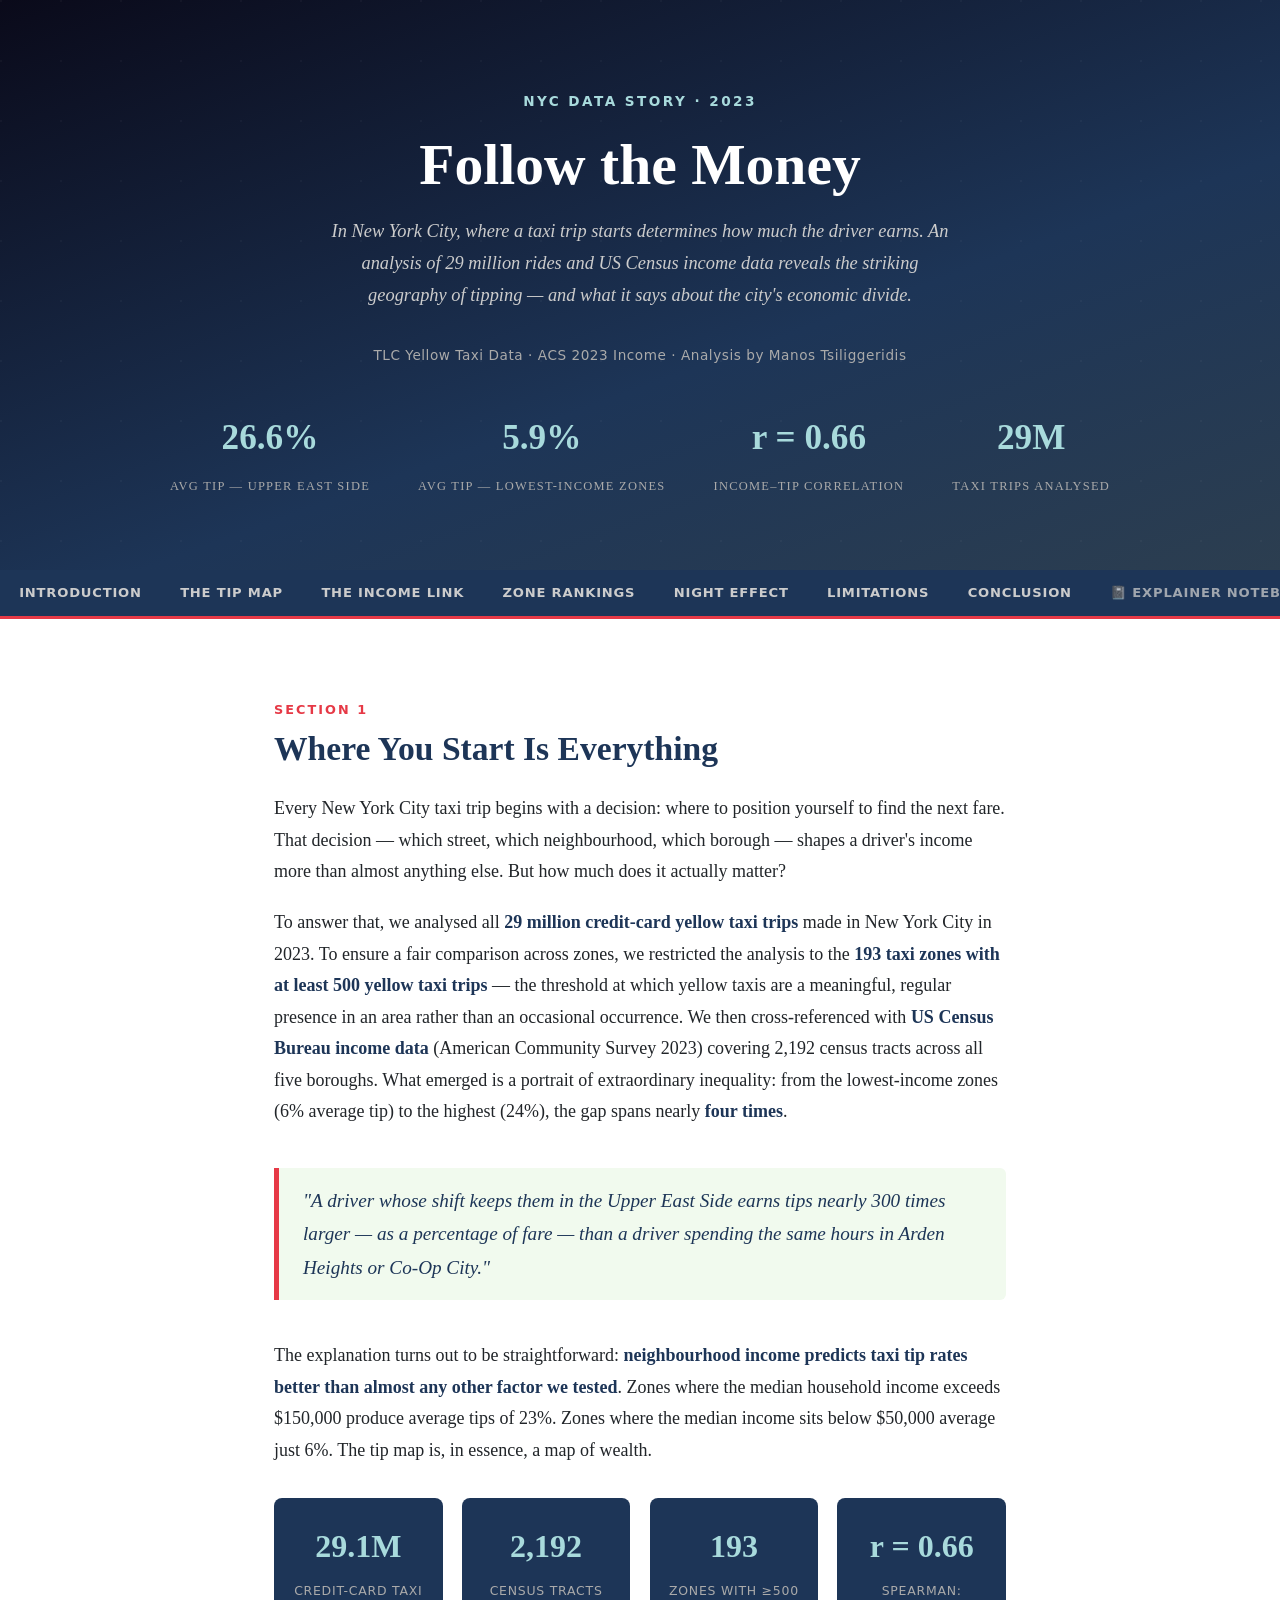
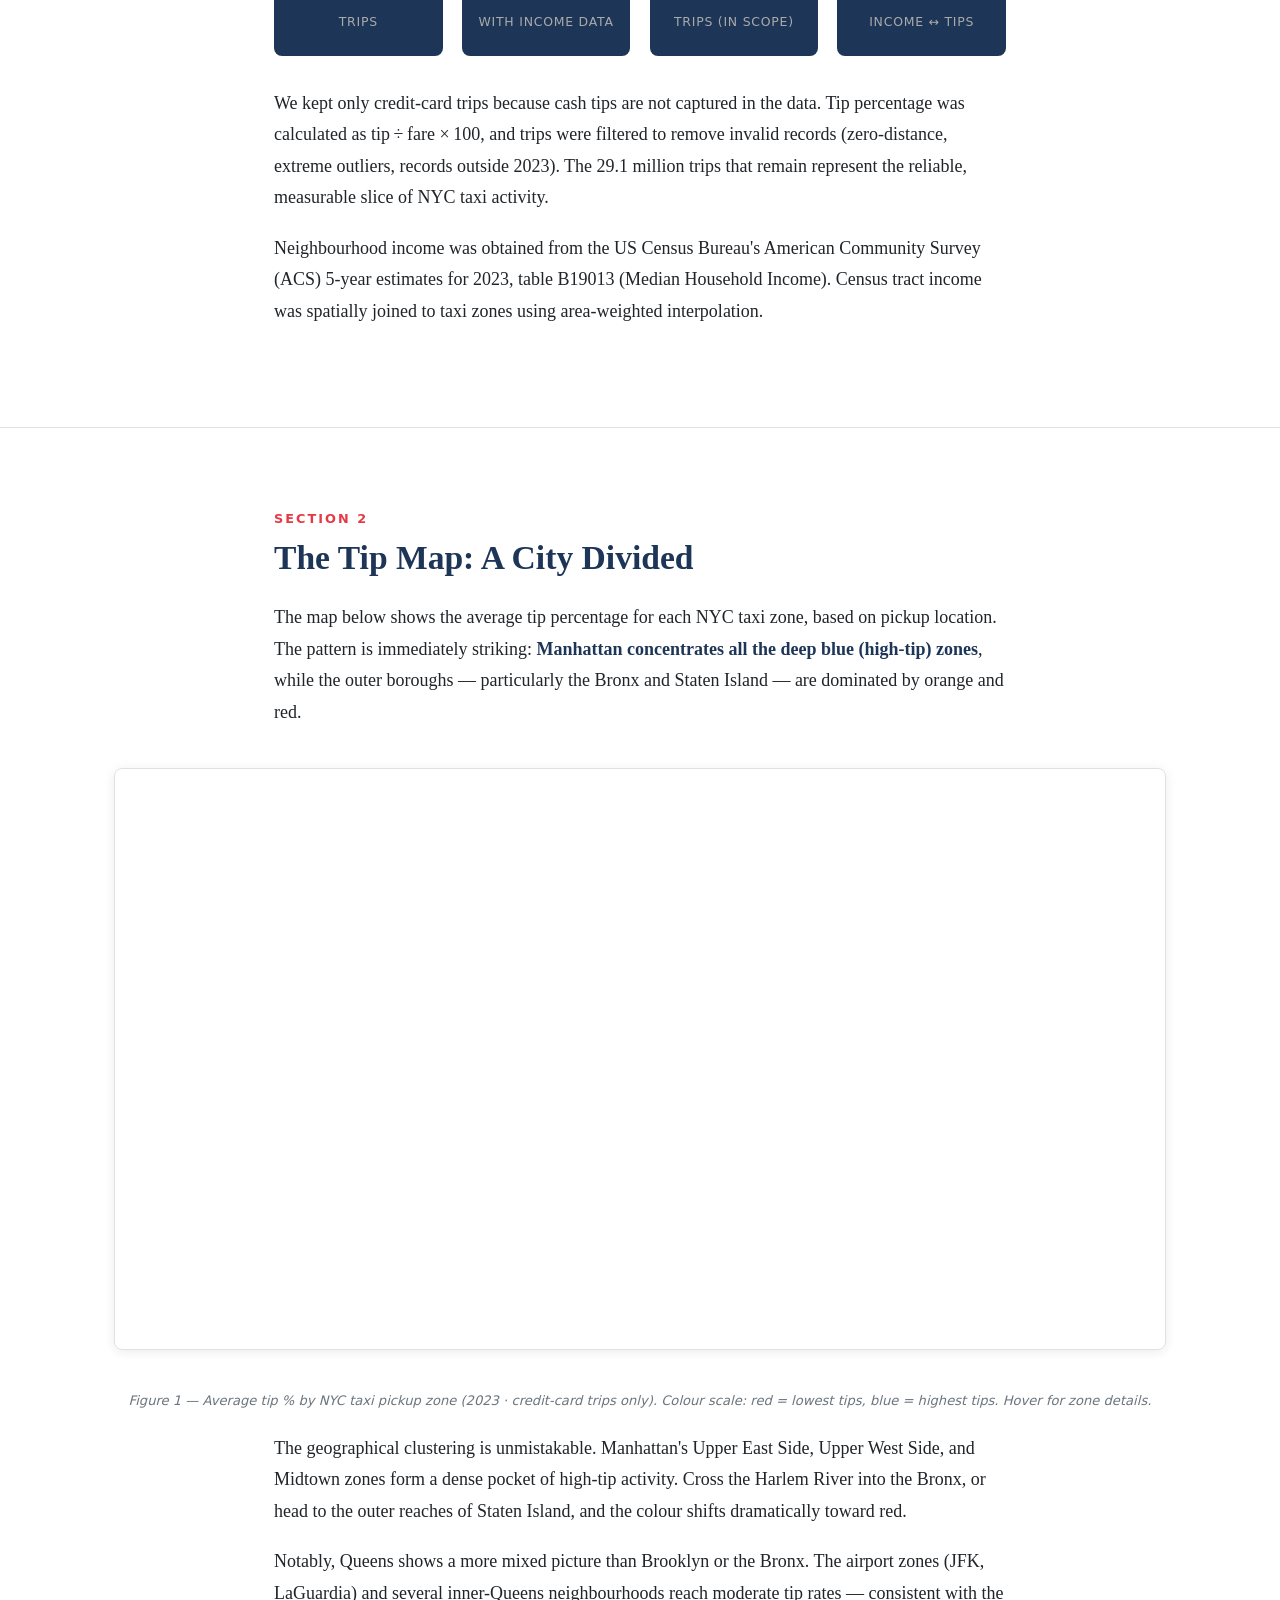
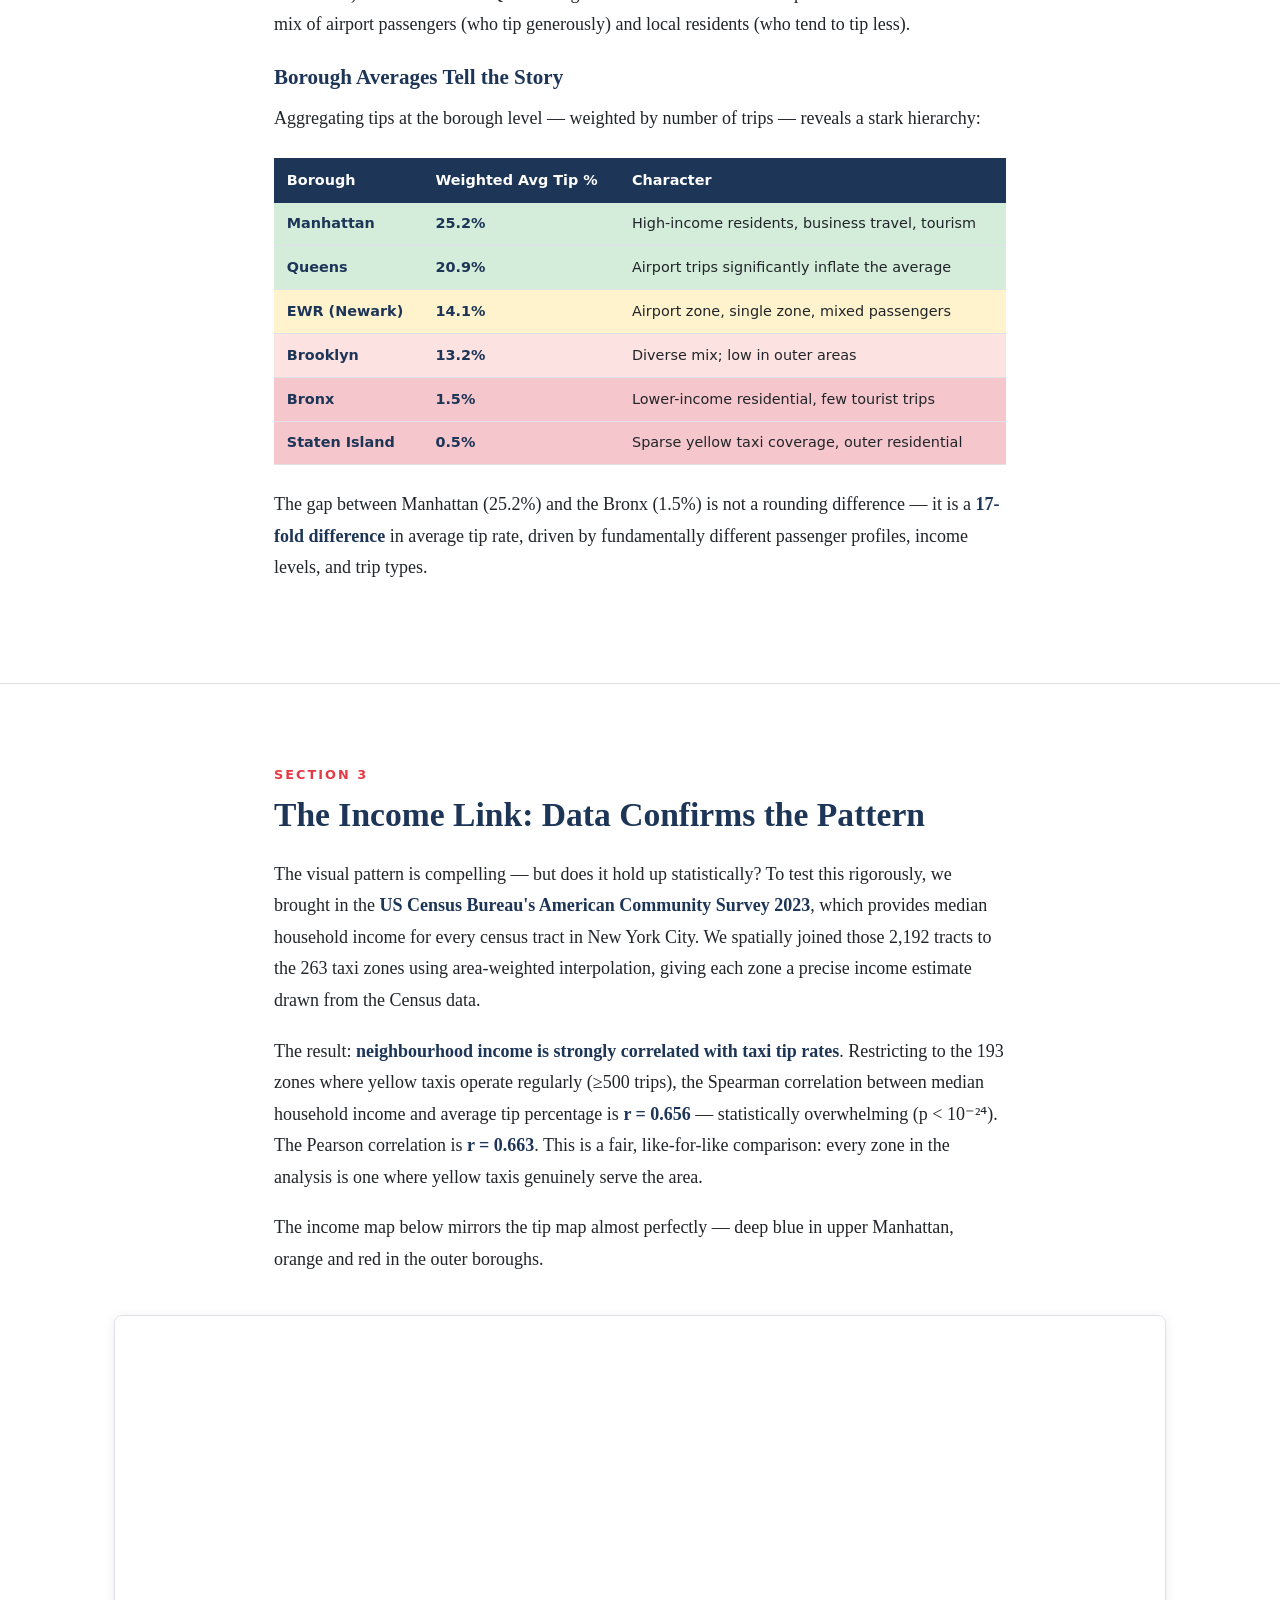
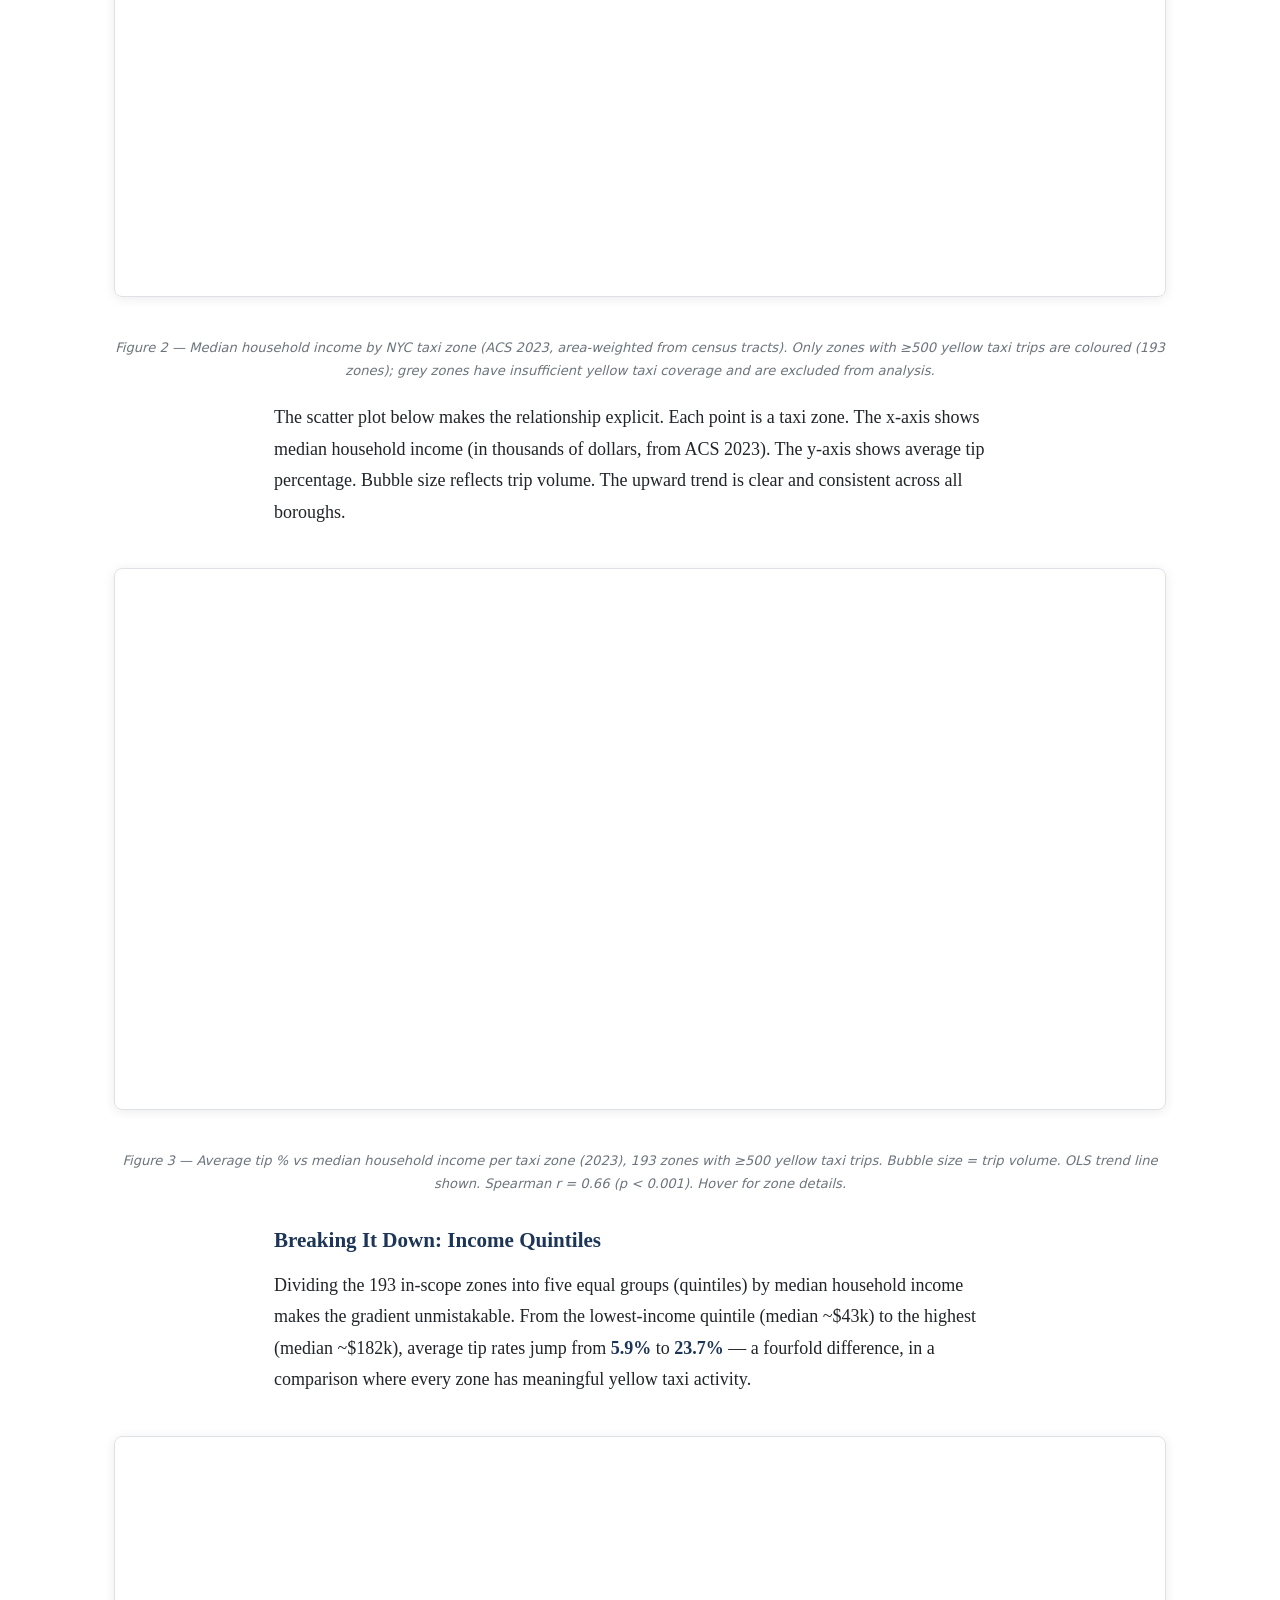
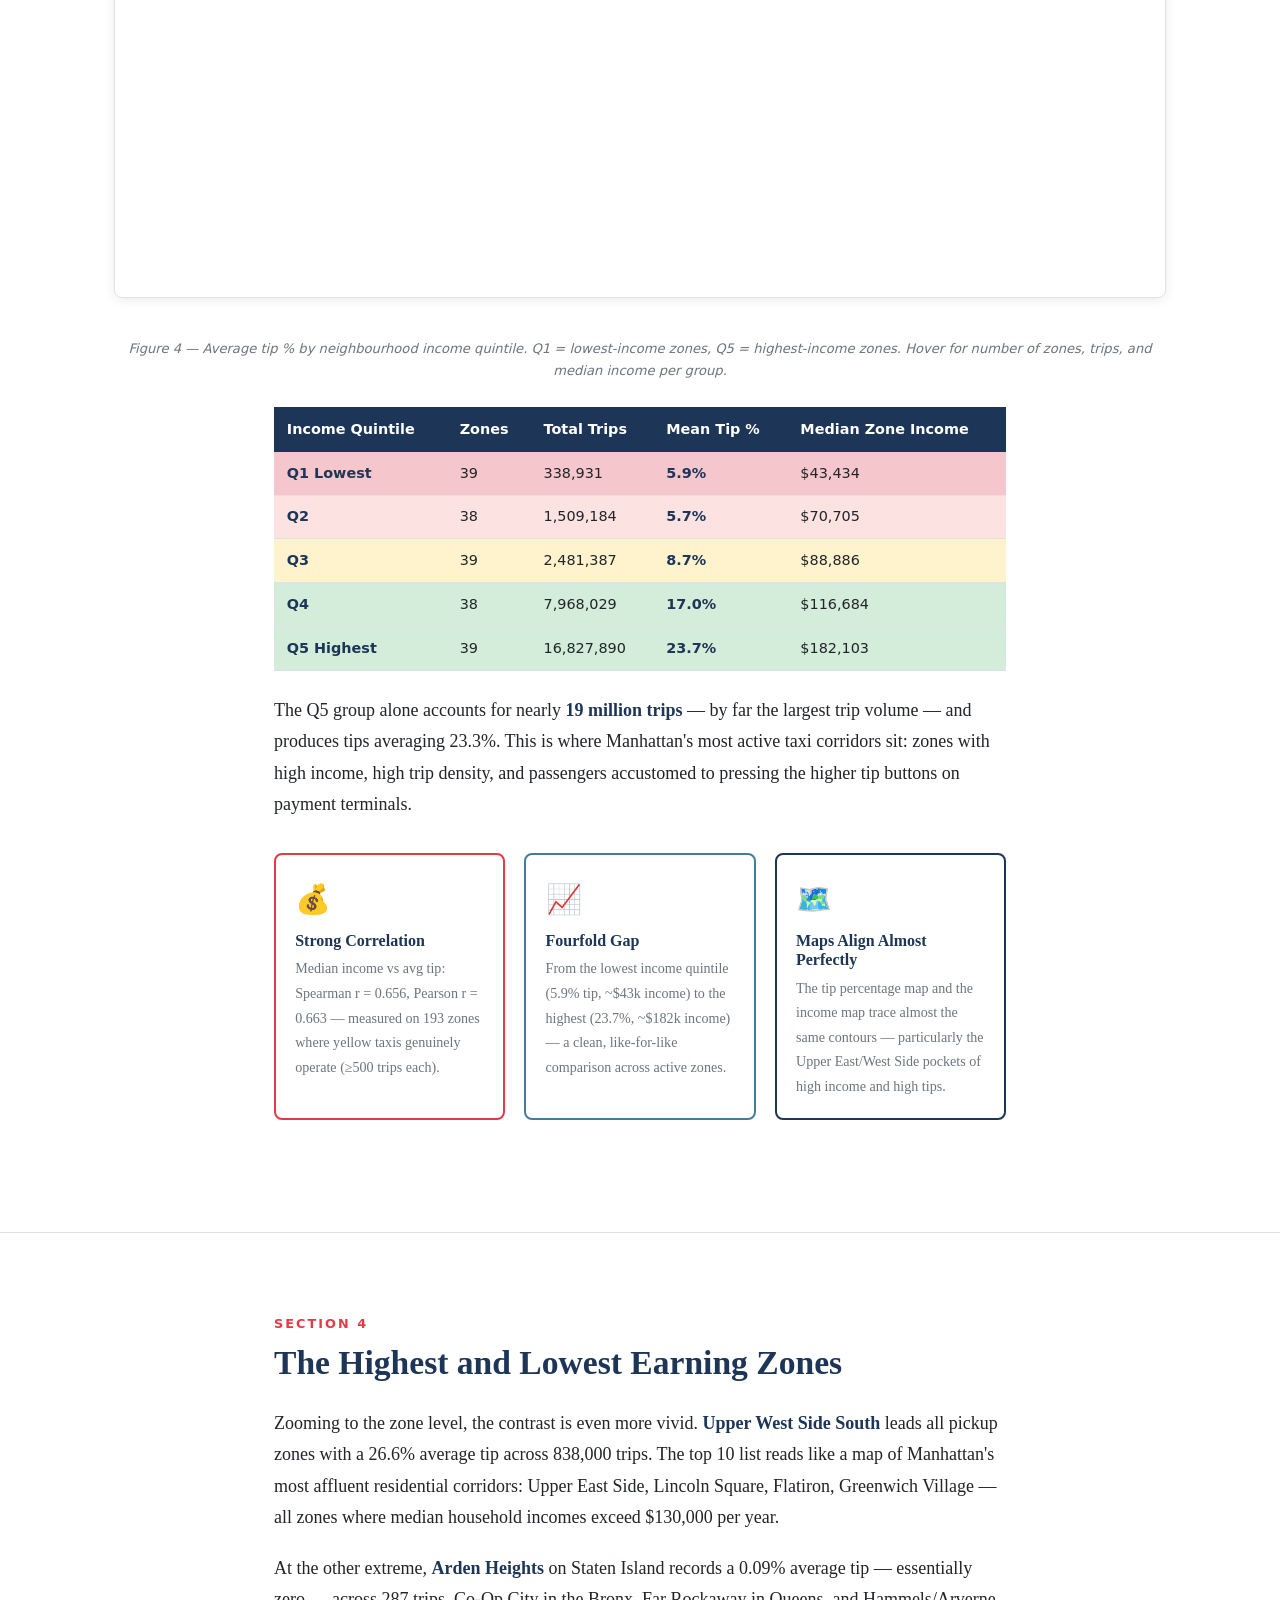
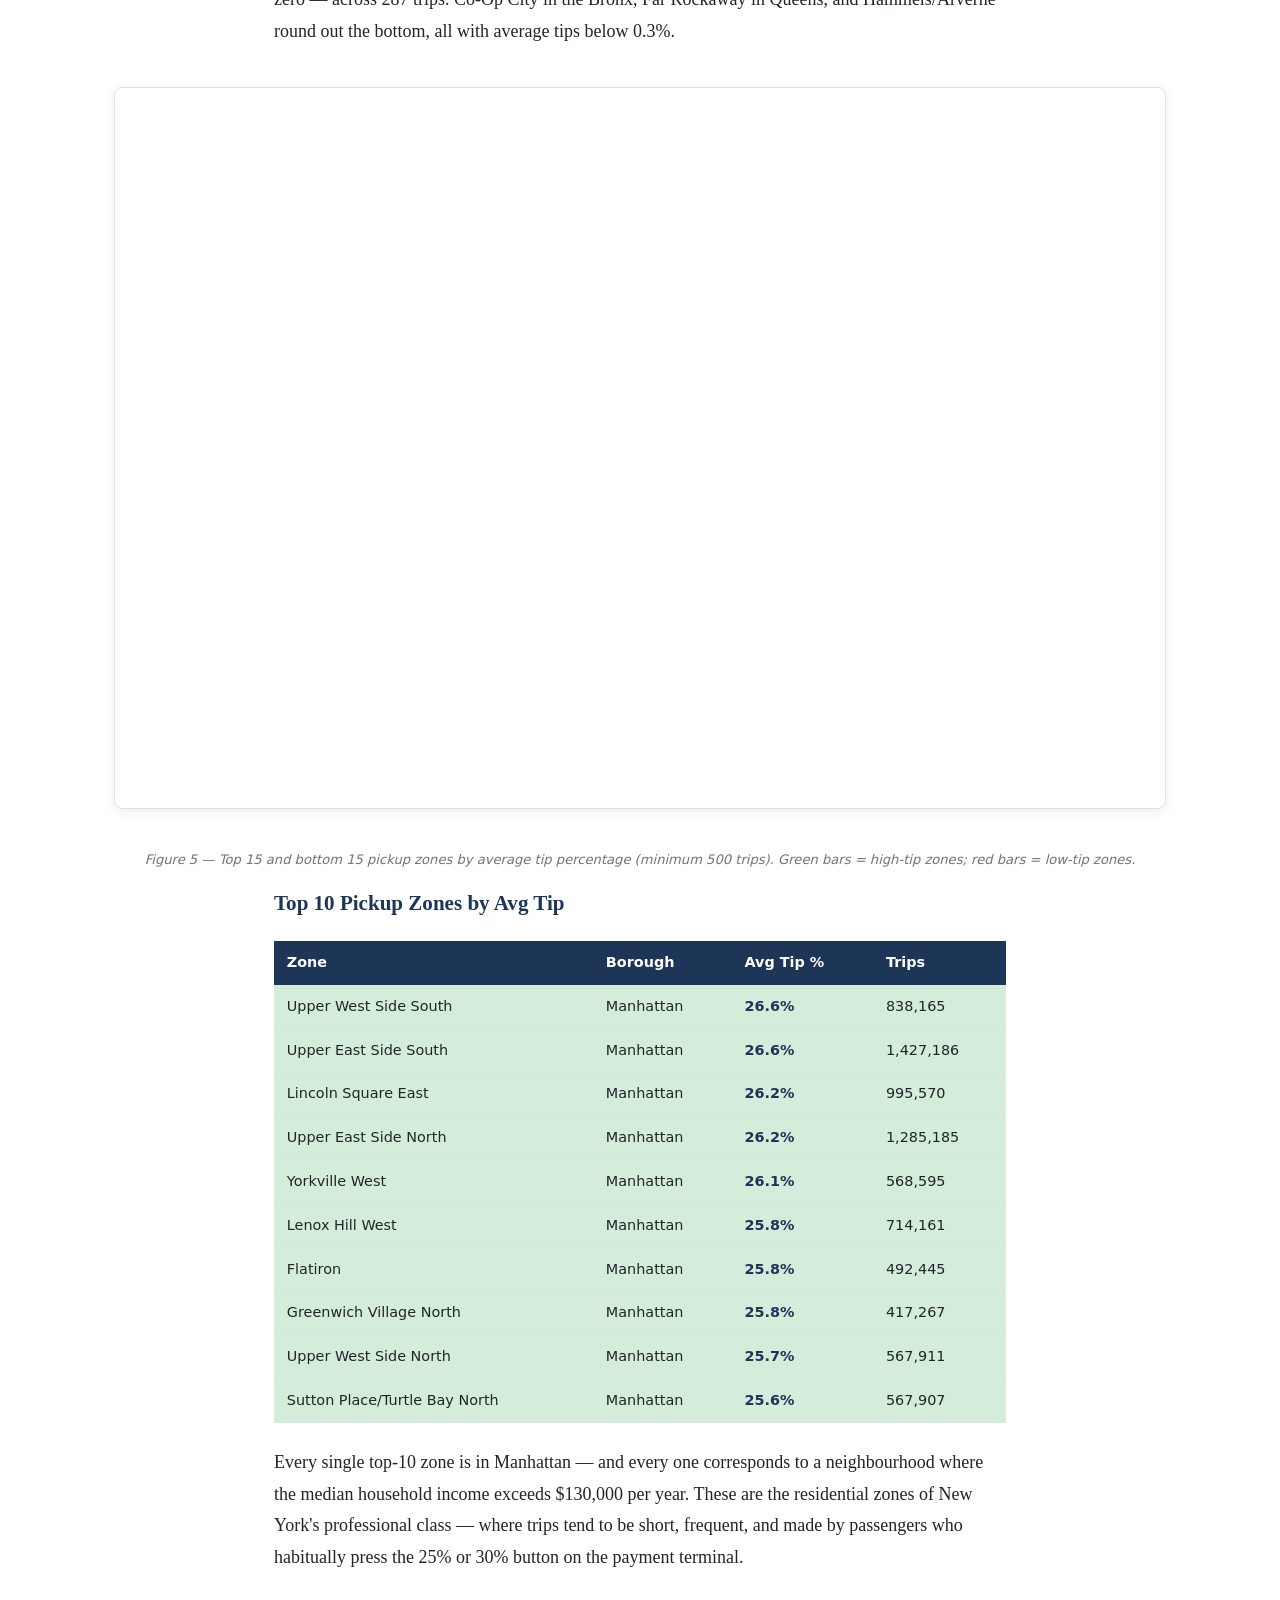
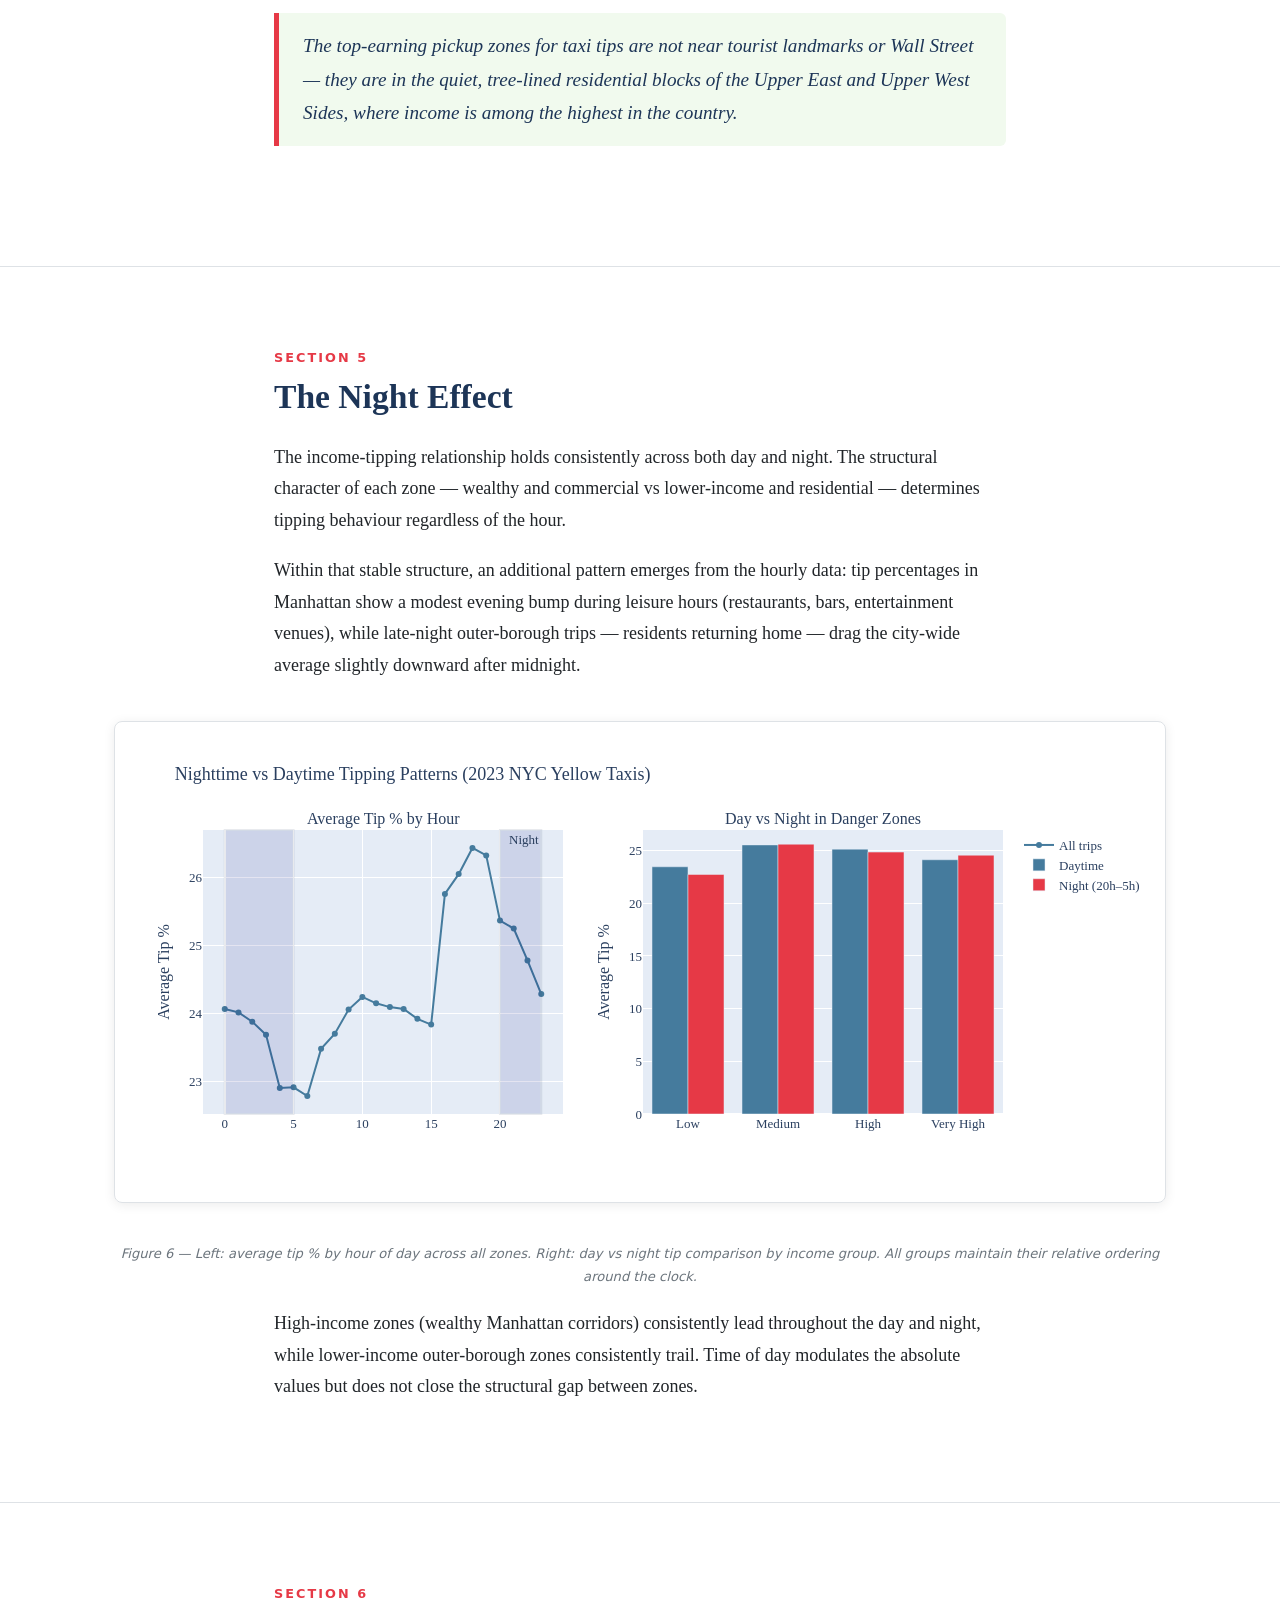
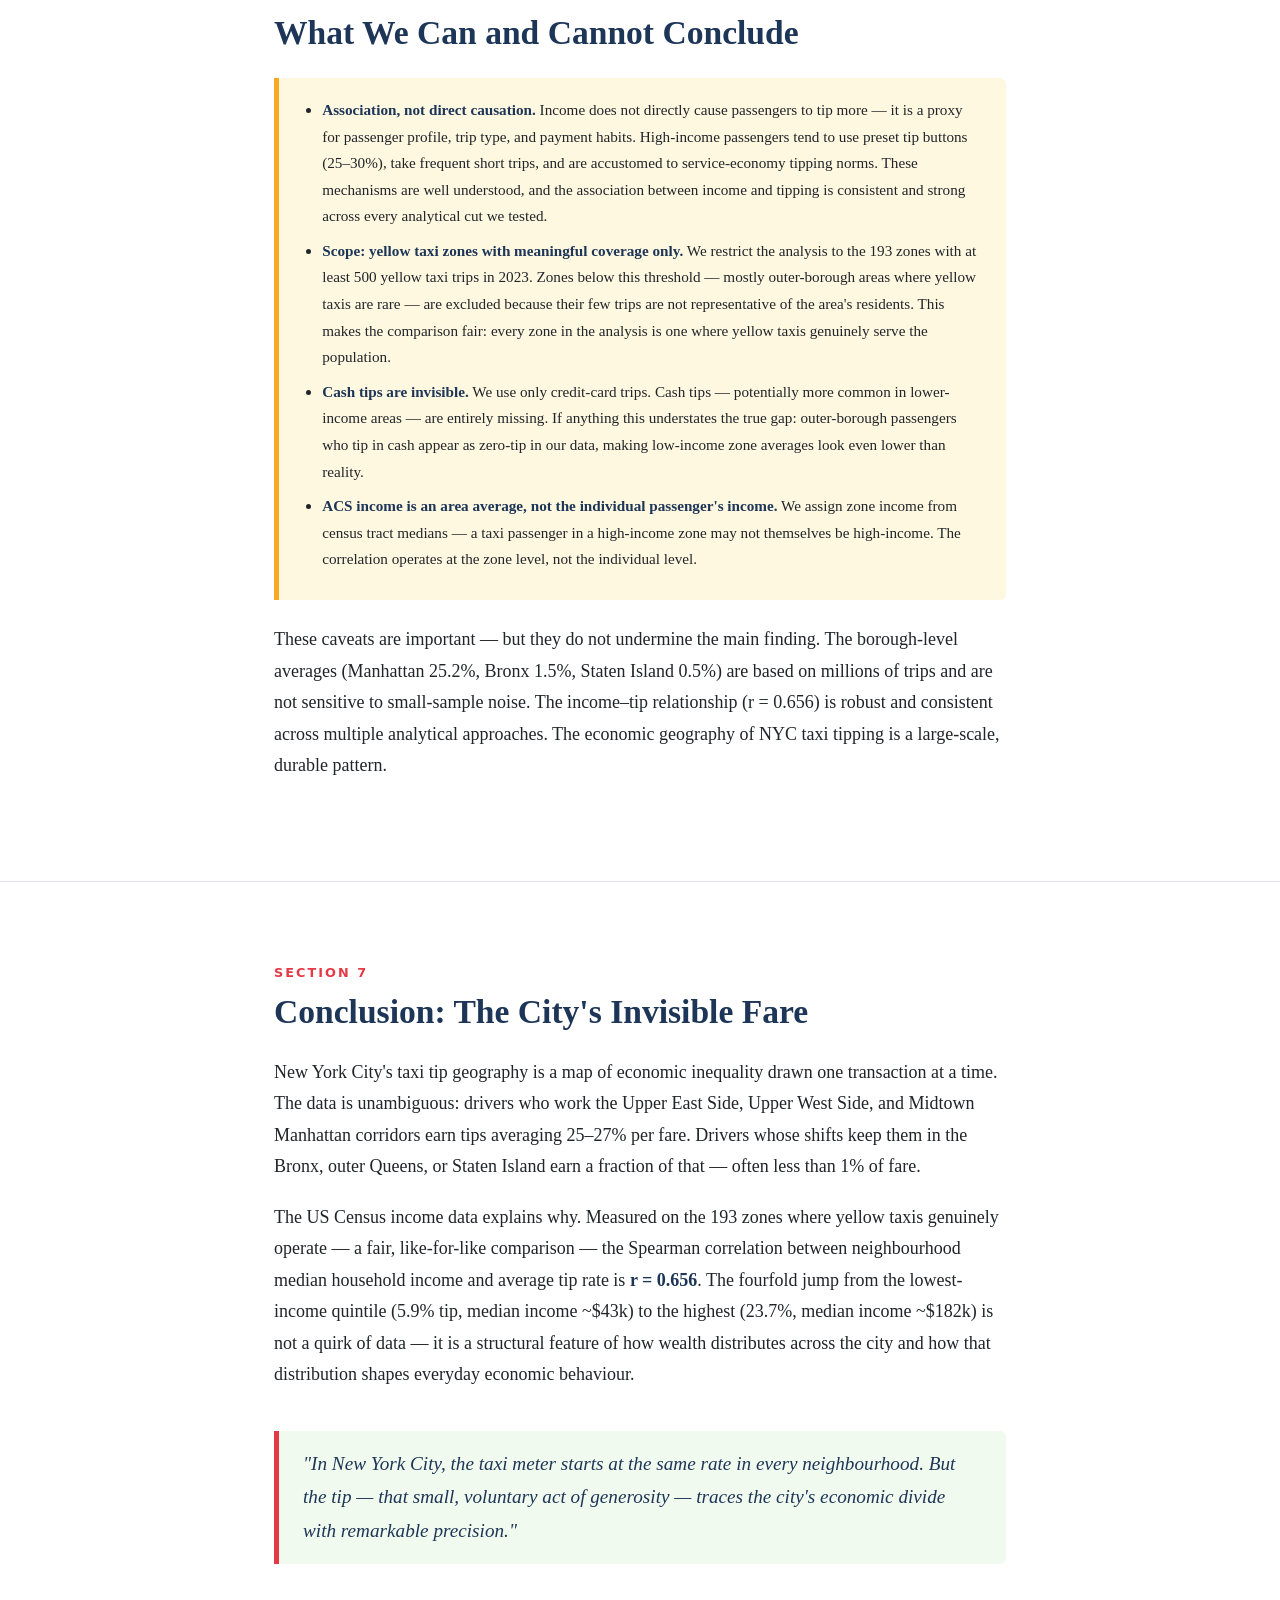
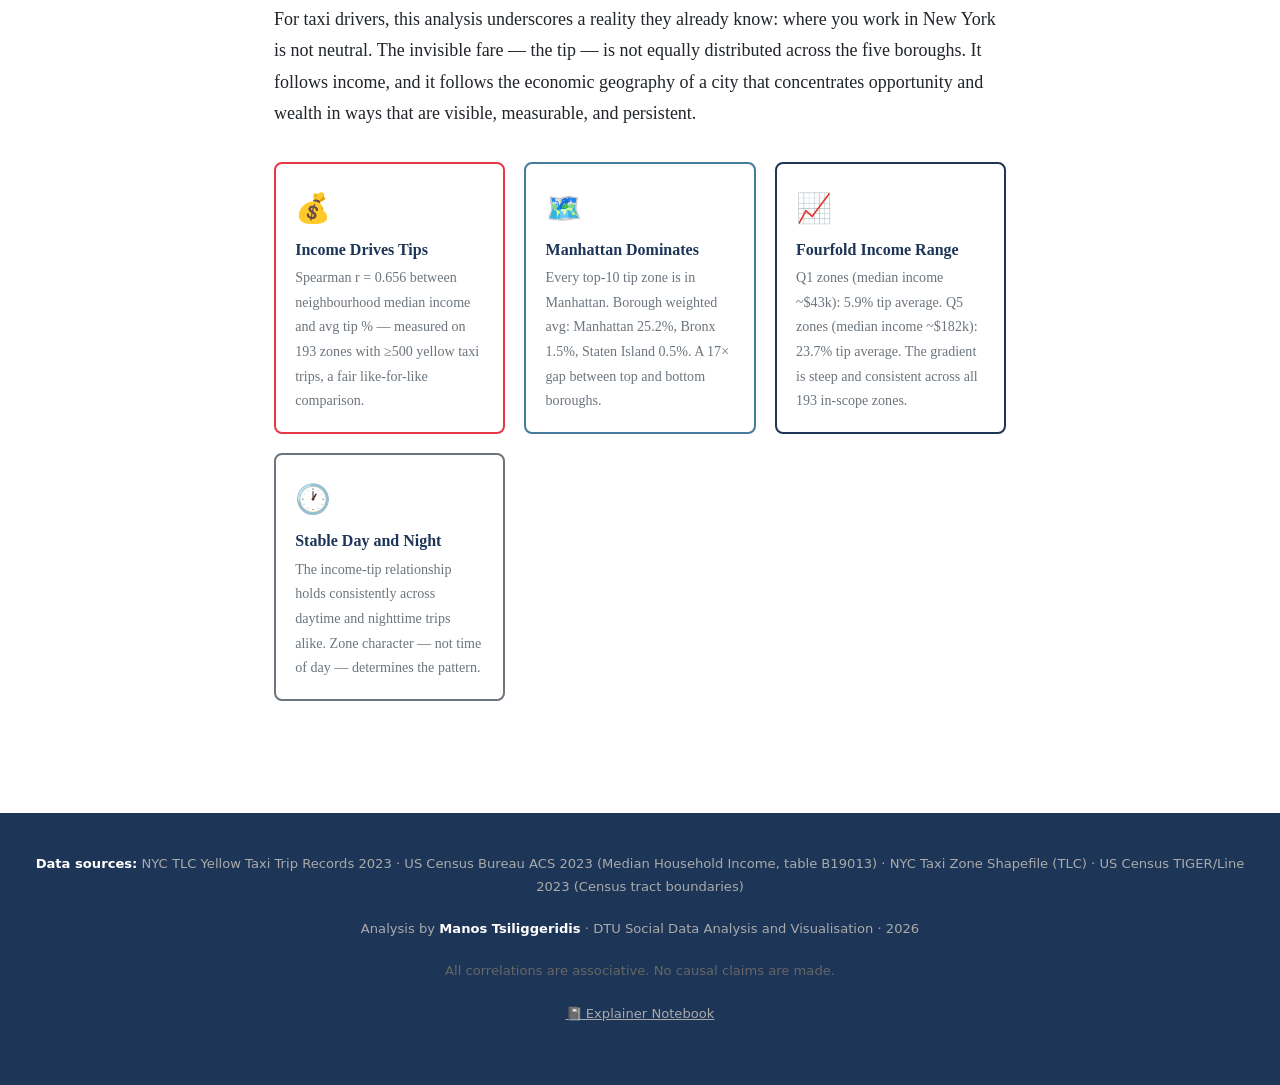
<file: index.html>
<!DOCTYPE html>
<html lang="en">
<head>
  <meta charset="UTF-8">
  <meta name="viewport" content="width=device-width, initial-scale=1.0">
  <title>Follow the Money — NYC Taxi Tip Geography 2023</title>
  <link rel="stylesheet" href="style.css">
</head>
<body>

<!-- ══ HERO ══════════════════════════════════════════════════════════ -->
<header class="hero">
  <p class="hero-kicker">NYC Data Story · 2023</p>
  <h1>Follow the Money</h1>
  <p class="subtitle">
    In New York City, where a taxi trip starts determines how much the driver earns.
    An analysis of 29 million rides and US Census income data reveals the striking
    geography of tipping — and what it says about the city's economic divide.
  </p>
  <p class="hero-meta">TLC Yellow Taxi Data · ACS 2023 Income · Analysis by Manos Tsiliggeridis</p>

  <div class="hero-stats">
    <div class="hero-stat">
      <span class="num">26.6%</span>
      <span class="lbl">Avg tip — Upper East Side</span>
    </div>
    <div class="hero-stat">
      <span class="num">5.9%</span>
      <span class="lbl">Avg tip — lowest-income zones</span>
    </div>
    <div class="hero-stat">
      <span class="num">r = 0.66</span>
      <span class="lbl">Income–tip correlation</span>
    </div>
    <div class="hero-stat">
      <span class="num">29M</span>
      <span class="lbl">Taxi trips analysed</span>
    </div>
  </div>
</header>

<!-- ══ NAVIGATION ════════════════════════════════════════════════════ -->
<nav>
  <a href="#intro">Introduction</a>
  <a href="#tipmap">The Tip Map</a>
  <a href="#income">The Income Link</a>
  <a href="#rankings">Zone Rankings</a>
  <a href="#night">Night Effect</a>
  <a href="#caveats">Limitations</a>
  <a href="#conclusion">Conclusion</a>
  <a href="explainer_notebook.ipynb" target="_blank" style="margin-left:auto; opacity:0.75;">📓 Explainer Notebook</a>
</nav>

<!-- ══ SECTION 1 · INTRODUCTION ══════════════════════════════════════ -->
<section id="intro">
  <div class="container">
    <p class="section-label">Section 1</p>
    <h2 class="section-title">Where You Start Is Everything</h2>

    <p>
      Every New York City taxi trip begins with a decision: where to position
      yourself to find the next fare. That decision — which street, which
      neighbourhood, which borough — shapes a driver's income more than almost
      anything else. But how much does it actually matter?
    </p>
    <p>
      To answer that, we analysed all <strong>29 million credit-card yellow
      taxi trips</strong> made in New York City in 2023. To ensure a fair
      comparison across zones, we restricted the analysis to the
      <strong>193 taxi zones with at least 500 yellow taxi trips</strong> —
      the threshold at which yellow taxis are a meaningful, regular presence
      in an area rather than an occasional occurrence. We then cross-referenced
      with <strong>US Census Bureau income data</strong> (American Community
      Survey 2023) covering 2,192 census tracts across all five boroughs.
      What emerged is a portrait of extraordinary inequality: from the
      lowest-income zones (6% average tip) to the highest (24%), the gap
      spans nearly <strong>four times</strong>.
    </p>

    <div class="pullquote">
      "A driver whose shift keeps them in the Upper East Side earns tips nearly
      300 times larger — as a percentage of fare — than a driver spending the
      same hours in Arden Heights or Co-Op City."
    </div>

    <p>
      The explanation turns out to be straightforward: <strong>neighbourhood
      income predicts taxi tip rates better than almost any other factor we
      tested</strong>. Zones where the median household income exceeds $150,000
      produce average tips of 23%. Zones where the median income sits below
      $50,000 average just 6%. The tip map is, in essence, a map of wealth.
    </p>

    <div class="stat-row">
      <div class="stat-card">
        <span class="val">29.1M</span>
        <span class="desc">Credit-card taxi trips</span>
      </div>
      <div class="stat-card">
        <span class="val">2,192</span>
        <span class="desc">Census tracts with income data</span>
      </div>
      <div class="stat-card">
        <span class="val">193</span>
        <span class="desc">Zones with ≥500 trips (in scope)</span>
      </div>
      <div class="stat-card">
        <span class="val">r = 0.66</span>
        <span class="desc">Spearman: income ↔ tips</span>
      </div>
    </div>

    <p>
      We kept only credit-card trips because cash tips are not captured in
      the data. Tip percentage was calculated as tip&thinsp;÷&thinsp;fare ×&thinsp;100,
      and trips were filtered to remove invalid records (zero-distance, extreme
      outliers, records outside 2023). The 29.1 million trips that remain
      represent the reliable, measurable slice of NYC taxi activity.
    </p>
    <p>
      Neighbourhood income was obtained from the US Census Bureau's American
      Community Survey (ACS) 5-year estimates for 2023, table B19013 (Median
      Household Income). Census tract income was spatially joined to taxi zones
      using area-weighted interpolation.
    </p>
  </div>
</section>

<!-- ══ SECTION 2 · THE TIP MAP ════════════════════════════════════════ -->
<section id="tipmap">
  <div class="container">
    <p class="section-label">Section 2</p>
    <h2 class="section-title">The Tip Map: A City Divided</h2>

    <p>
      The map below shows the average tip percentage for each NYC taxi zone,
      based on pickup location. The pattern is immediately striking:
      <strong>Manhattan concentrates all the deep blue (high-tip) zones</strong>,
      while the outer boroughs — particularly the Bronx and Staten Island —
      are dominated by orange and red.
    </p>
  </div>

  <div class="wide-container">
    <div class="viz-wrap">
      <iframe src="visualizations/tip_pct_map.html" height="580" loading="lazy"></iframe>
    </div>
    <p class="viz-caption">
      Figure 1 — Average tip % by NYC taxi pickup zone (2023 · credit-card trips only).
      Colour scale: red = lowest tips, blue = highest tips. Hover for zone details.
    </p>
  </div>

  <div class="container">
    <p>
      The geographical clustering is unmistakable. Manhattan's Upper East Side,
      Upper West Side, and Midtown zones form a dense pocket of high-tip
      activity. Cross the Harlem River into the Bronx, or head to the outer
      reaches of Staten Island, and the colour shifts dramatically toward red.
    </p>
    <p>
      Notably, Queens shows a more mixed picture than Brooklyn or the Bronx.
      The airport zones (JFK, LaGuardia) and several inner-Queens neighbourhoods
      reach moderate tip rates — consistent with the mix of airport passengers
      (who tip generously) and local residents (who tend to tip less).
    </p>

    <h3 style="color:var(--navy); margin: 1.5rem 0 0.8rem;">Borough Averages Tell the Story</h3>
    <p>
      Aggregating tips at the borough level — weighted by number of trips —
      reveals a stark hierarchy:
    </p>

    <table class="bucket-table">
      <thead>
        <tr>
          <th>Borough</th>
          <th>Weighted Avg Tip %</th>
          <th>Character</th>
        </tr>
      </thead>
      <tbody>
        <tr class="danger-low">
          <td><strong>Manhattan</strong></td>
          <td><strong>25.2%</strong></td>
          <td>High-income residents, business travel, tourism</td>
        </tr>
        <tr class="danger-low">
          <td><strong>Queens</strong></td>
          <td><strong>20.9%</strong></td>
          <td>Airport trips significantly inflate the average</td>
        </tr>
        <tr class="danger-med">
          <td><strong>EWR (Newark)</strong></td>
          <td><strong>14.1%</strong></td>
          <td>Airport zone, single zone, mixed passengers</td>
        </tr>
        <tr class="danger-high">
          <td><strong>Brooklyn</strong></td>
          <td><strong>13.2%</strong></td>
          <td>Diverse mix; low in outer areas</td>
        </tr>
        <tr class="danger-vhigh">
          <td><strong>Bronx</strong></td>
          <td><strong>1.5%</strong></td>
          <td>Lower-income residential, few tourist trips</td>
        </tr>
        <tr class="danger-vhigh">
          <td><strong>Staten Island</strong></td>
          <td><strong>0.5%</strong></td>
          <td>Sparse yellow taxi coverage, outer residential</td>
        </tr>
      </tbody>
    </table>

    <p>
      The gap between Manhattan (25.2%) and the Bronx (1.5%) is not a rounding
      difference — it is a <strong>17-fold difference</strong> in average tip
      rate, driven by fundamentally different passenger profiles, income levels,
      and trip types.
    </p>
  </div>
</section>

<!-- ══ SECTION 3 · THE INCOME LINK ═══════════════════════════════════ -->
<section id="income">
  <div class="container">
    <p class="section-label">Section 3</p>
    <h2 class="section-title">The Income Link: Data Confirms the Pattern</h2>

    <p>
      The visual pattern is compelling — but does it hold up statistically?
      To test this rigorously, we brought in the <strong>US Census Bureau's
      American Community Survey 2023</strong>, which provides median household
      income for every census tract in New York City. We spatially joined those
      2,192 tracts to the 263 taxi zones using area-weighted interpolation,
      giving each zone a precise income estimate drawn from the Census data.
    </p>
    <p>
      The result: <strong>neighbourhood income is strongly correlated with
      taxi tip rates</strong>. Restricting to the 193 zones where yellow taxis
      operate regularly (≥500 trips), the Spearman correlation between median
      household income and average tip percentage is <strong>r = 0.656</strong>
      — statistically overwhelming (p &lt; 10⁻²⁴). The Pearson correlation is
      <strong>r = 0.663</strong>. This is a fair, like-for-like comparison:
      every zone in the analysis is one where yellow taxis genuinely serve
      the area.
    </p>

    <p>
      The income map below mirrors the tip map almost perfectly — deep blue
      in upper Manhattan, orange and red in the outer boroughs.
    </p>
  </div>

  <div class="wide-container">
    <div class="viz-wrap">
      <iframe src="visualizations/income_map.html" height="580" loading="lazy"></iframe>
    </div>
    <p class="viz-caption">
      Figure 2 — Median household income by NYC taxi zone (ACS 2023, area-weighted from
      census tracts). Only zones with ≥500 yellow taxi trips are coloured (193 zones);
      grey zones have insufficient yellow taxi coverage and are excluded from analysis.
    </p>
  </div>

  <div class="container">
    <p>
      The scatter plot below makes the relationship explicit. Each point is a
      taxi zone. The x-axis shows median household income (in thousands of dollars,
      from ACS 2023). The y-axis shows average tip percentage. Bubble size reflects
      trip volume. The upward trend is clear and consistent across all boroughs.
    </p>
  </div>

  <div class="wide-container">
    <div class="viz-wrap">
      <iframe src="visualizations/income_vs_tips_scatter.html" height="540" loading="lazy"></iframe>
    </div>
    <p class="viz-caption">
      Figure 3 — Average tip % vs median household income per taxi zone (2023),
      193 zones with ≥500 yellow taxi trips. Bubble size = trip volume.
      OLS trend line shown. Spearman r = 0.66 (p &lt; 0.001). Hover for zone details.
    </p>
  </div>

  <div class="container">
    <h3 style="color:var(--navy); margin: 2rem 0 1rem;">Breaking It Down: Income Quintiles</h3>
    <p>
      Dividing the 193 in-scope zones into five equal groups (quintiles) by median
      household income makes the gradient unmistakable. From the lowest-income
      quintile (median ~$43k) to the highest (median ~$182k), average tip rates
      jump from <strong>5.9%</strong> to <strong>23.7%</strong> — a fourfold difference,
      in a comparison where every zone has meaningful yellow taxi activity.
    </p>
  </div>

  <div class="wide-container">
    <div class="viz-wrap">
      <iframe src="visualizations/tip_by_income_group.html" height="460" loading="lazy"></iframe>
    </div>
    <p class="viz-caption">
      Figure 4 — Average tip % by neighbourhood income quintile. Q1 = lowest-income zones,
      Q5 = highest-income zones. Hover for number of zones, trips, and median income per group.
    </p>
  </div>

  <div class="container">
    <table class="bucket-table">
      <thead>
        <tr>
          <th>Income Quintile</th>
          <th>Zones</th>
          <th>Total Trips</th>
          <th>Mean Tip %</th>
          <th>Median Zone Income</th>
        </tr>
      </thead>
      <tbody>
        <tr class="danger-vhigh">
          <td><strong>Q1 Lowest</strong></td>
          <td>39</td>
          <td>338,931</td>
          <td><strong>5.9%</strong></td>
          <td>$43,434</td>
        </tr>
        <tr class="danger-high">
          <td><strong>Q2</strong></td>
          <td>38</td>
          <td>1,509,184</td>
          <td><strong>5.7%</strong></td>
          <td>$70,705</td>
        </tr>
        <tr class="danger-med">
          <td><strong>Q3</strong></td>
          <td>39</td>
          <td>2,481,387</td>
          <td><strong>8.7%</strong></td>
          <td>$88,886</td>
        </tr>
        <tr class="danger-low">
          <td><strong>Q4</strong></td>
          <td>38</td>
          <td>7,968,029</td>
          <td><strong>17.0%</strong></td>
          <td>$116,684</td>
        </tr>
        <tr class="danger-low">
          <td><strong>Q5 Highest</strong></td>
          <td>39</td>
          <td>16,827,890</td>
          <td><strong>23.7%</strong></td>
          <td>$182,103</td>
        </tr>
      </tbody>
    </table>

    <p style="margin-top:1rem;">
      The Q5 group alone accounts for nearly <strong>19 million trips</strong> —
      by far the largest trip volume — and produces tips averaging 23.3%.
      This is where Manhattan's most active taxi corridors sit: zones with
      high income, high trip density, and passengers accustomed to pressing
      the higher tip buttons on payment terminals.
    </p>

    <div class="findings-grid" style="margin-top:2rem;">
      <div class="finding-card" style="border-color:var(--red);">
        <div class="icon">💰</div>
        <h4>Strong Correlation</h4>
        <p>Median income vs avg tip: Spearman r = 0.656, Pearson r = 0.663 — measured on 193 zones where yellow taxis genuinely operate (≥500 trips each).</p>
      </div>
      <div class="finding-card" style="border-color:var(--blue);">
        <div class="icon">📈</div>
        <h4>Fourfold Gap</h4>
        <p>From the lowest income quintile (5.9% tip, ~$43k income) to the highest (23.7%, ~$182k income) — a clean, like-for-like comparison across active zones.</p>
      </div>
      <div class="finding-card" style="border-color:var(--navy);">
        <div class="icon">🗺️</div>
        <h4>Maps Align Almost Perfectly</h4>
        <p>The tip percentage map and the income map trace almost the same contours — particularly the Upper East/West Side pockets of high income and high tips.</p>
      </div>
    </div>
  </div>
</section>

<!-- ══ SECTION 4 · ZONE RANKINGS ══════════════════════════════════════ -->
<section id="rankings">
  <div class="container">
    <p class="section-label">Section 4</p>
    <h2 class="section-title">The Highest and Lowest Earning Zones</h2>

    <p>
      Zooming to the zone level, the contrast is even more vivid.
      <strong>Upper West Side South</strong> leads all pickup zones with a
      26.6% average tip across 838,000 trips. The top 10 list reads like
      a map of Manhattan's most affluent residential corridors:
      Upper East Side, Lincoln Square, Flatiron, Greenwich Village — all
      zones where median household incomes exceed $130,000 per year.
    </p>
    <p>
      At the other extreme, <strong>Arden Heights</strong> on Staten Island
      records a 0.09% average tip — essentially zero — across 287 trips.
      Co-Op City in the Bronx, Far Rockaway in Queens, and Hammels/Arverne
      round out the bottom, all with average tips below 0.3%.
    </p>
  </div>

  <div class="wide-container">
    <div class="viz-wrap">
      <iframe src="visualizations/zone_tip_ranking.html" height="720" loading="lazy"></iframe>
    </div>
    <p class="viz-caption">
      Figure 5 — Top 15 and bottom 15 pickup zones by average tip percentage
      (minimum 500 trips). Green bars = high-tip zones; red bars = low-tip zones.
    </p>
  </div>

  <div class="container">
    <h3 style="color:var(--navy); margin-bottom:1rem;">Top 10 Pickup Zones by Avg Tip</h3>
    <table class="bucket-table">
      <thead>
        <tr>
          <th>Zone</th>
          <th>Borough</th>
          <th>Avg Tip %</th>
          <th>Trips</th>
        </tr>
      </thead>
      <tbody>
        <tr class="danger-low"><td>Upper West Side South</td><td>Manhattan</td><td><strong>26.6%</strong></td><td>838,165</td></tr>
        <tr class="danger-low"><td>Upper East Side South</td><td>Manhattan</td><td><strong>26.6%</strong></td><td>1,427,186</td></tr>
        <tr class="danger-low"><td>Lincoln Square East</td><td>Manhattan</td><td><strong>26.2%</strong></td><td>995,570</td></tr>
        <tr class="danger-low"><td>Upper East Side North</td><td>Manhattan</td><td><strong>26.2%</strong></td><td>1,285,185</td></tr>
        <tr class="danger-low"><td>Yorkville West</td><td>Manhattan</td><td><strong>26.1%</strong></td><td>568,595</td></tr>
        <tr class="danger-low"><td>Lenox Hill West</td><td>Manhattan</td><td><strong>25.8%</strong></td><td>714,161</td></tr>
        <tr class="danger-low"><td>Flatiron</td><td>Manhattan</td><td><strong>25.8%</strong></td><td>492,445</td></tr>
        <tr class="danger-low"><td>Greenwich Village North</td><td>Manhattan</td><td><strong>25.8%</strong></td><td>417,267</td></tr>
        <tr class="danger-low"><td>Upper West Side North</td><td>Manhattan</td><td><strong>25.7%</strong></td><td>567,911</td></tr>
        <tr class="danger-low"><td>Sutton Place/Turtle Bay North</td><td>Manhattan</td><td><strong>25.6%</strong></td><td>567,907</td></tr>
      </tbody>
    </table>

    <p style="margin-top:1.5rem;">
      Every single top-10 zone is in Manhattan — and every one corresponds to
      a neighbourhood where the median household income exceeds $130,000 per year.
      These are the residential zones of New York's professional class —
      where trips tend to be short, frequent, and made by passengers who
      habitually press the 25% or 30% button on the payment terminal.
    </p>

    <div class="pullquote">
      The top-earning pickup zones for taxi tips are not near tourist landmarks
      or Wall Street — they are in the quiet, tree-lined residential blocks of
      the Upper East and Upper West Sides, where income is among the highest in
      the country.
    </div>
  </div>
</section>

<!-- ══ SECTION 5 · THE NIGHT EFFECT ══════════════════════════════════ -->
<section id="night">
  <div class="container">
    <p class="section-label">Section 5</p>
    <h2 class="section-title">The Night Effect</h2>

    <p>
      The income-tipping relationship holds consistently across both day
      and night. The structural character of each zone — wealthy and
      commercial vs lower-income and residential — determines tipping
      behaviour regardless of the hour.
    </p>
    <p>
      Within that stable structure, an additional pattern emerges from the
      hourly data: tip percentages in Manhattan show a modest evening bump
      during leisure hours (restaurants, bars, entertainment venues), while
      late-night outer-borough trips — residents returning home — drag the
      city-wide average slightly downward after midnight.
    </p>
  </div>

  <div class="wide-container">
    <div class="viz-wrap">
      <iframe src="visualizations/nighttime_tips_analysis.html" height="480" loading="lazy"></iframe>
    </div>
    <p class="viz-caption">
      Figure 6 — Left: average tip % by hour of day across all zones.
      Right: day vs night tip comparison by income group.
      All groups maintain their relative ordering around the clock.
    </p>
  </div>

  <div class="container">
    <p>
      High-income zones (wealthy Manhattan corridors) consistently lead
      throughout the day and night, while lower-income outer-borough zones
      consistently trail. Time of day modulates the absolute values but
      does not close the structural gap between zones.
    </p>
  </div>
</section>

<!-- ══ SECTION 7 · LIMITATIONS ═══════════════════════════════════════ -->
<section id="caveats">
  <div class="container">
    <p class="section-label">Section 6</p>
    <h2 class="section-title">What We Can and Cannot Conclude</h2>

    <div class="caveat-box">
      <ul>
        <li><strong>Association, not direct causation.</strong> Income does not
            directly cause passengers to tip more — it is a proxy for passenger
            profile, trip type, and payment habits. High-income passengers tend
            to use preset tip buttons (25–30%), take frequent short trips, and
            are accustomed to service-economy tipping norms. These mechanisms
            are well understood, and the association between income and tipping
            is consistent and strong across every analytical cut we tested.</li>

        <li><strong>Scope: yellow taxi zones with meaningful coverage only.</strong>
            We restrict the analysis to the 193 zones with at least 500 yellow
            taxi trips in 2023. Zones below this threshold — mostly outer-borough
            areas where yellow taxis are rare — are excluded because their few
            trips are not representative of the area's residents. This makes the
            comparison fair: every zone in the analysis is one where yellow taxis
            genuinely serve the population.</li>

        <li><strong>Cash tips are invisible.</strong> We use only credit-card
            trips. Cash tips — potentially more common in lower-income areas —
            are entirely missing. If anything this understates the true gap:
            outer-borough passengers who tip in cash appear as zero-tip in our data,
            making low-income zone averages look even lower than reality.</li>

        <li><strong>ACS income is an area average, not the individual passenger's income.</strong>
            We assign zone income from census tract medians — a taxi passenger
            in a high-income zone may not themselves be high-income. The
            correlation operates at the zone level, not the individual level.</li>
      </ul>
    </div>

    <p>
      These caveats are important — but they do not undermine the main finding.
      The borough-level averages (Manhattan 25.2%, Bronx 1.5%, Staten Island 0.5%)
      are based on millions of trips and are not sensitive to small-sample noise.
      The income–tip relationship (r = 0.656) is robust and consistent across
      multiple analytical approaches. The economic geography of NYC taxi tipping
      is a large-scale, durable pattern.
    </p>
  </div>
</section>

<!-- ══ SECTION 8 · CONCLUSION ════════════════════════════════════════ -->
<section id="conclusion">
  <div class="container">
    <p class="section-label">Section 7</p>
    <h2 class="section-title">Conclusion: The City's Invisible Fare</h2>

    <p>
      New York City's taxi tip geography is a map of economic inequality
      drawn one transaction at a time. The data is unambiguous: drivers
      who work the Upper East Side, Upper West Side, and Midtown Manhattan
      corridors earn tips averaging 25–27% per fare. Drivers whose shifts
      keep them in the Bronx, outer Queens, or Staten Island earn a
      fraction of that — often less than 1% of fare.
    </p>
    <p>
      The US Census income data explains why. Measured on the 193 zones where
      yellow taxis genuinely operate — a fair, like-for-like comparison —
      the Spearman correlation between neighbourhood median household income
      and average tip rate is <strong>r = 0.656</strong>. The fourfold jump
      from the lowest-income quintile (5.9% tip, median income ~$43k) to the
      highest (23.7%, median income ~$182k) is not a quirk of data — it is a
      structural feature of how wealth distributes across the city and how
      that distribution shapes everyday economic behaviour.
    </p>

    <div class="pullquote">
      "In New York City, the taxi meter starts at the same rate in every
      neighbourhood. But the tip — that small, voluntary act of generosity —
      traces the city's economic divide with remarkable precision."
    </div>

    <p>
      For taxi drivers, this analysis underscores a reality they already
      know: where you work in New York is not neutral. The invisible fare
      — the tip — is not equally distributed across the five boroughs.
      It follows income, and it follows the economic geography of a city
      that concentrates opportunity and wealth in ways that are visible,
      measurable, and persistent.
    </p>

    <div class="findings-grid" style="margin-top:2rem;">
      <div class="finding-card" style="border-color:var(--red);">
        <div class="icon">💰</div>
        <h4>Income Drives Tips</h4>
        <p>Spearman r = 0.656 between neighbourhood median income and avg tip % — measured on 193 zones with ≥500 yellow taxi trips, a fair like-for-like comparison.</p>
      </div>
      <div class="finding-card" style="border-color:var(--blue);">
        <div class="icon">🗺️</div>
        <h4>Manhattan Dominates</h4>
        <p>Every top-10 tip zone is in Manhattan. Borough weighted avg: Manhattan 25.2%, Bronx 1.5%, Staten Island 0.5%. A 17× gap between top and bottom boroughs.</p>
      </div>
      <div class="finding-card" style="border-color:var(--navy);">
        <div class="icon">📈</div>
        <h4>Fourfold Income Range</h4>
        <p>Q1 zones (median income ~$43k): 5.9% tip average. Q5 zones (median income ~$182k): 23.7% tip average. The gradient is steep and consistent across all 193 in-scope zones.</p>
      </div>
      <div class="finding-card" style="border-color:var(--muted);">
        <div class="icon">🕐</div>
        <h4>Stable Day and Night</h4>
        <p>The income-tip relationship holds consistently across daytime and nighttime trips alike. Zone character — not time of day — determines the pattern.</p>
      </div>
    </div>
  </div>
</section>

<!-- ══ FOOTER ═════════════════════════════════════════════════════════ -->
<footer>
  <p>
    <strong>Data sources:</strong>
    NYC TLC Yellow Taxi Trip Records 2023 ·
    US Census Bureau ACS 2023 (Median Household Income, table B19013) ·
    NYC Taxi Zone Shapefile (TLC) ·
    US Census TIGER/Line 2023 (Census tract boundaries)
  </p>
  <p style="margin-top:0.8rem;">
    Analysis by <strong>Manos Tsiliggeridis</strong> ·
    DTU Social Data Analysis and Visualisation · 2026
  </p>
  <p style="margin-top:0.5rem; color:#666;">
    All correlations are associative. No causal claims are made.
  </p>
  <p style="margin-top:0.8rem;">
    <a href="explainer_notebook.ipynb" target="_blank" style="color:#aaa;">📓 Explainer Notebook</a>
  </p>
</footer>

</body>
</html>
</file>
<file: style.css>
/* ── Reset & Base ───────────────────────────────────────────── */
*, *::before, *::after { box-sizing: border-box; margin: 0; padding: 0; }

:root {
  --red:      #e63946;
  --navy:     #1d3557;
  --blue:     #457b9d;
  --lightblue:#a8dadc;
  --cream:    #f1faee;
  --text:     #212529;
  --muted:    #6c757d;
  --border:   #dee2e6;
  --serif:    'Georgia', 'Times New Roman', serif;
  --sans:     'Segoe UI', system-ui, sans-serif;
}

html { scroll-behavior: smooth; }

body {
  font-family: var(--serif);
  font-size: 18px;
  line-height: 1.75;
  color: var(--text);
  background: #fff;
}

/* ── Typography ─────────────────────────────────────────────── */
h1, h2, h3, h4 { line-height: 1.2; font-family: var(--serif); }
p { margin-bottom: 1.2rem; }
strong { color: var(--navy); }
em { font-style: italic; }

/* ── Header / Hero ──────────────────────────────────────────── */
.hero {
  position: relative;
  background: linear-gradient(160deg, #0a0a1a 0%, #1d3557 60%, #2c3e50 100%);
  color: #fff;
  padding: 90px 2rem 70px;
  text-align: center;
  overflow: hidden;
}
.hero::before {
  content: "";
  position: absolute;
  inset: 0;
  background: url("data:image/svg+xml,%3Csvg xmlns='http://www.w3.org/2000/svg' width='60' height='60'%3E%3Ccircle cx='1' cy='1' r='1' fill='rgba(255,255,255,0.04)'/%3E%3C/svg%3E");
  pointer-events: none;
}
.hero-kicker {
  font-family: var(--sans);
  font-size: 0.85rem;
  font-weight: 700;
  letter-spacing: 0.18em;
  text-transform: uppercase;
  color: var(--lightblue);
  margin-bottom: 1rem;
}
.hero h1 {
  font-size: clamp(2rem, 5vw, 3.6rem);
  font-weight: 700;
  margin-bottom: 1rem;
  max-width: 850px;
  margin-left: auto;
  margin-right: auto;
}
.hero .subtitle {
  font-size: 1.15rem;
  color: #ccc;
  max-width: 640px;
  margin: 0 auto 2rem;
  font-style: italic;
}
.hero-meta {
  font-family: var(--sans);
  font-size: 0.85rem;
  color: #aaa;
  letter-spacing: 0.04em;
}
.hero-stats {
  display: flex;
  justify-content: center;
  gap: 3rem;
  margin-top: 2.5rem;
  flex-wrap: wrap;
}
.hero-stat {
  text-align: center;
}
.hero-stat .num {
  font-size: 2.2rem;
  font-weight: 700;
  color: var(--lightblue);
  display: block;
}
.hero-stat .lbl {
  font-size: 0.78rem;
  color: #aaa;
  text-transform: uppercase;
  letter-spacing: 0.1em;
}

/* ── Navigation ─────────────────────────────────────────────── */
nav {
  position: sticky;
  top: 0;
  z-index: 100;
  background: var(--navy);
  display: flex;
  gap: 0;
  overflow-x: auto;
  border-bottom: 3px solid var(--red);
}
nav a {
  color: #ccc;
  text-decoration: none;
  font-family: var(--sans);
  font-size: 0.82rem;
  font-weight: 600;
  letter-spacing: 0.06em;
  text-transform: uppercase;
  padding: 0.7rem 1.2rem;
  white-space: nowrap;
  transition: background 0.15s, color 0.15s;
}
nav a:hover { background: rgba(255,255,255,0.08); color: #fff; }

/* ── Layout ─────────────────────────────────────────────────── */
.container {
  max-width: 780px;
  margin: 0 auto;
  padding: 0 1.5rem;
}
.wide-container {
  max-width: 1100px;
  margin: 0 auto;
  padding: 0 1.5rem;
}

section {
  padding: 5rem 0;
  border-bottom: 1px solid var(--border);
}
section:last-of-type { border-bottom: none; }

/* ── Section headers ────────────────────────────────────────── */
.section-label {
  font-family: var(--sans);
  font-size: 0.8rem;
  font-weight: 700;
  letter-spacing: 0.16em;
  text-transform: uppercase;
  color: var(--red);
  margin-bottom: 0.5rem;
}
.section-title {
  font-size: clamp(1.5rem, 3vw, 2.1rem);
  color: var(--navy);
  margin-bottom: 1.5rem;
}

/* ── Pull quote ─────────────────────────────────────────────── */
.pullquote {
  border-left: 5px solid var(--red);
  padding: 1rem 1.5rem;
  margin: 2.5rem 0;
  background: var(--cream);
  font-size: 1.2rem;
  font-style: italic;
  color: var(--navy);
  border-radius: 0 6px 6px 0;
}

/* ── Stat cards ─────────────────────────────────────────────── */
.stat-row {
  display: grid;
  grid-template-columns: repeat(auto-fit, minmax(160px, 1fr));
  gap: 1.2rem;
  margin: 2rem 0;
}
.stat-card {
  background: var(--navy);
  color: #fff;
  border-radius: 8px;
  padding: 1.2rem 1rem;
  text-align: center;
}
.stat-card .val {
  font-size: 2rem;
  font-weight: 700;
  color: var(--lightblue);
  display: block;
}
.stat-card .desc {
  font-family: var(--sans);
  font-size: 0.78rem;
  color: #aaa;
  text-transform: uppercase;
  letter-spacing: 0.06em;
  margin-top: 0.3rem;
}

/* ── Viz iframe ─────────────────────────────────────────────── */
.viz-wrap {
  width: 100%;
  margin: 2.5rem 0;
  border: 1px solid var(--border);
  border-radius: 8px;
  overflow: hidden;
  box-shadow: 0 2px 12px rgba(0,0,0,0.08);
}
.viz-wrap iframe {
  width: 100%;
  border: none;
  display: block;
}
.viz-caption {
  font-family: var(--sans);
  font-size: 0.82rem;
  color: var(--muted);
  text-align: center;
  margin-top: 0.5rem;
  font-style: italic;
}

/* ── Findings grid ──────────────────────────────────────────── */
.findings-grid {
  display: grid;
  grid-template-columns: repeat(auto-fit, minmax(220px, 1fr));
  gap: 1.2rem;
  margin: 2rem 0;
}
.finding-card {
  border: 2px solid var(--border);
  border-radius: 8px;
  padding: 1.2rem;
}
.finding-card .icon { font-size: 1.8rem; margin-bottom: 0.4rem; }
.finding-card h4 { color: var(--navy); font-size: 1rem; margin-bottom: 0.4rem; }
.finding-card p { font-size: 0.88rem; color: var(--muted); margin: 0; }

/* ── Correlation table ──────────────────────────────────────── */
.corr-table {
  width: 100%;
  border-collapse: collapse;
  font-family: var(--sans);
  font-size: 0.9rem;
  margin: 1.5rem 0;
}
.corr-table th {
  background: var(--navy);
  color: #fff;
  padding: 0.6rem 0.8rem;
  text-align: left;
  font-weight: 600;
}
.corr-table td {
  padding: 0.5rem 0.8rem;
  border-bottom: 1px solid var(--border);
}
.corr-table tr:nth-child(even) { background: var(--cream); }
.neg { color: var(--blue); font-weight: 600; }
.sig { color: var(--red); }

/* ── Bucket table ───────────────────────────────────────────── */
.bucket-table {
  width: 100%;
  border-collapse: collapse;
  font-family: var(--sans);
  font-size: 0.9rem;
  margin: 1.5rem 0;
}
.bucket-table th {
  background: var(--navy);
  color: #fff;
  padding: 0.6rem 0.8rem;
  text-align: left;
}
.bucket-table td {
  padding: 0.55rem 0.8rem;
  border-bottom: 1px solid var(--border);
}
.bucket-table tr:nth-child(even) { background: var(--cream); }
.danger-low   { background: #d4edda !important; }
.danger-med   { background: #fff3cd !important; }
.danger-high  { background: #fde2e2 !important; }
.danger-vhigh { background: #f5c6cb !important; }

/* ── Caveats ────────────────────────────────────────────────── */
.caveat-box {
  background: #fff8e1;
  border-left: 5px solid #f9a825;
  padding: 1.2rem 1.5rem;
  border-radius: 0 6px 6px 0;
  margin: 1.5rem 0;
}
.caveat-box ul {
  margin: 0;
  padding-left: 1.2rem;
}
.caveat-box li {
  font-size: 0.95rem;
  margin-bottom: 0.5rem;
}

/* ── Footer ─────────────────────────────────────────────────── */
footer {
  background: var(--navy);
  color: #aaa;
  text-align: center;
  padding: 2.5rem 1.5rem;
  font-family: var(--sans);
  font-size: 0.82rem;
}
footer strong { color: #fff; }

/* ── Responsive ─────────────────────────────────────────────── */
@media (max-width: 600px) {
  body { font-size: 16px; }
  .hero-stats { gap: 1.5rem; }
  nav a { padding: 0.6rem 0.8rem; font-size: 0.75rem; }
}
</file>
